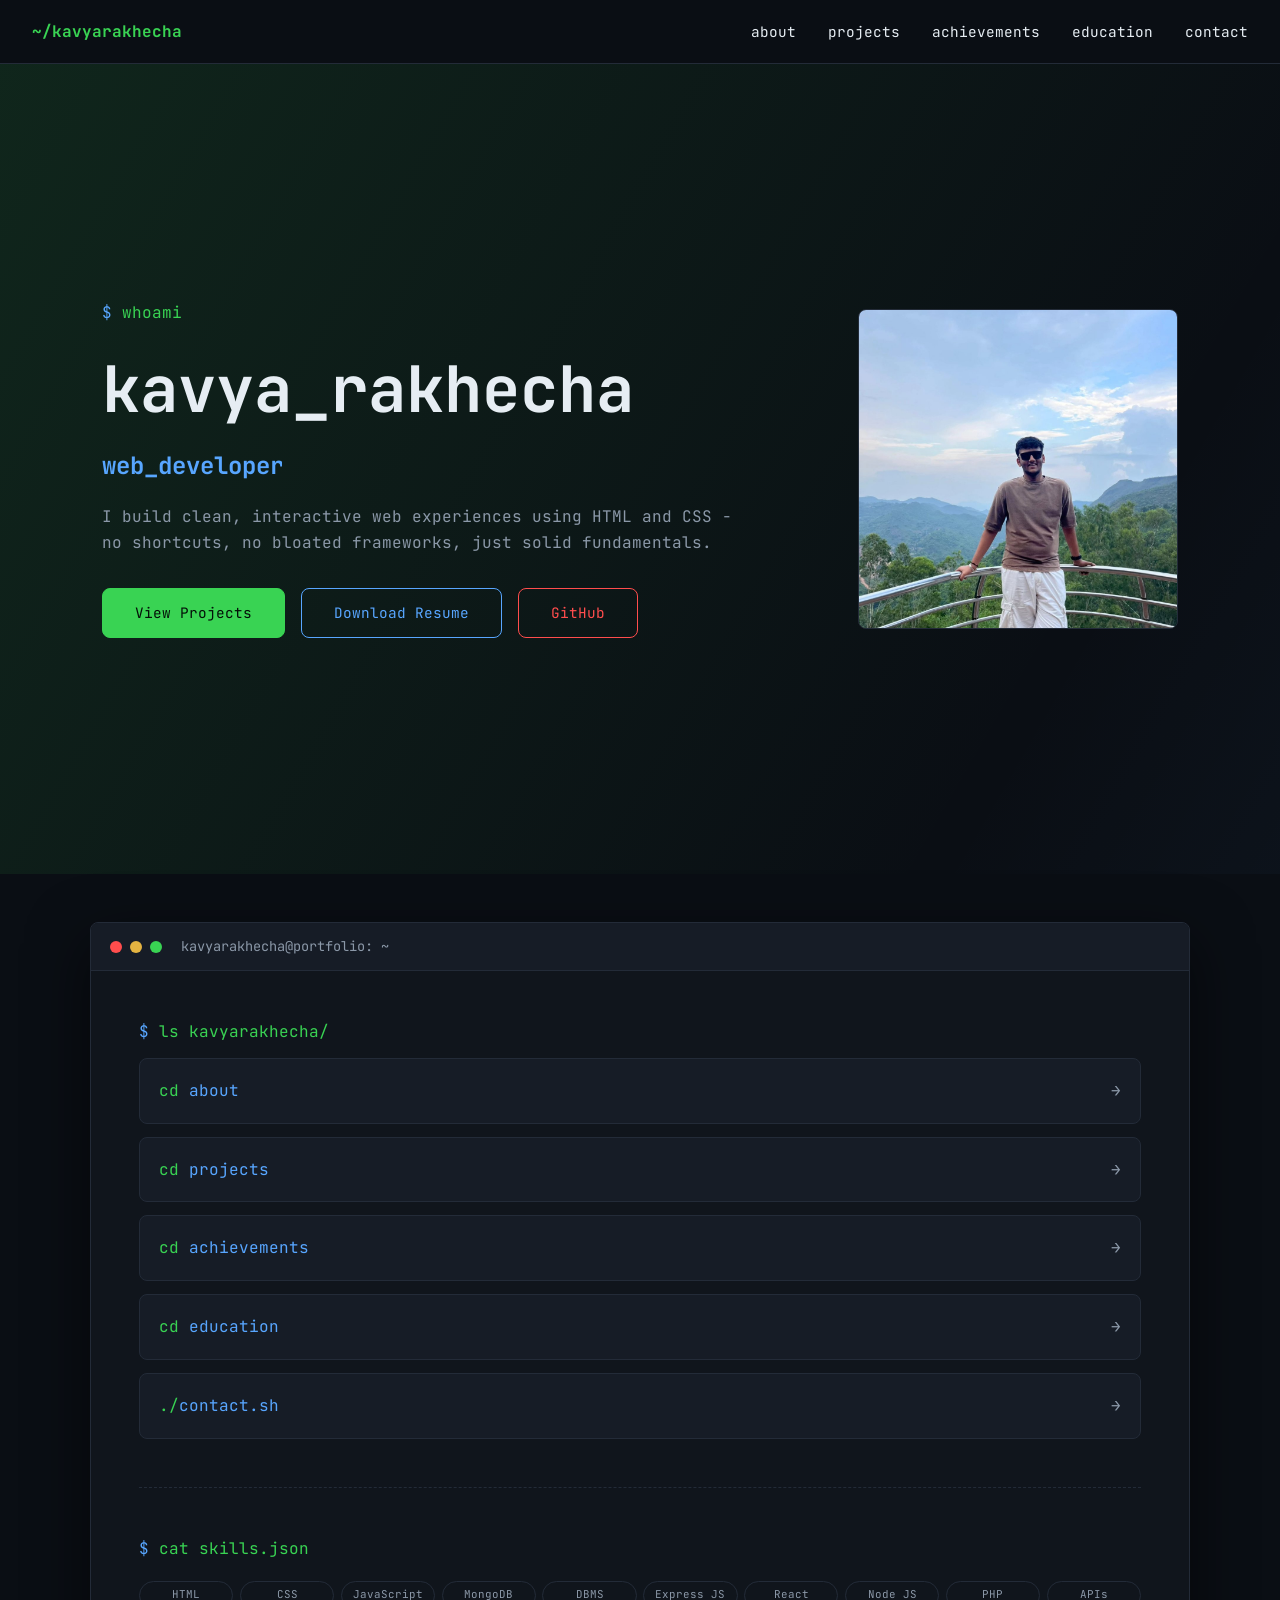
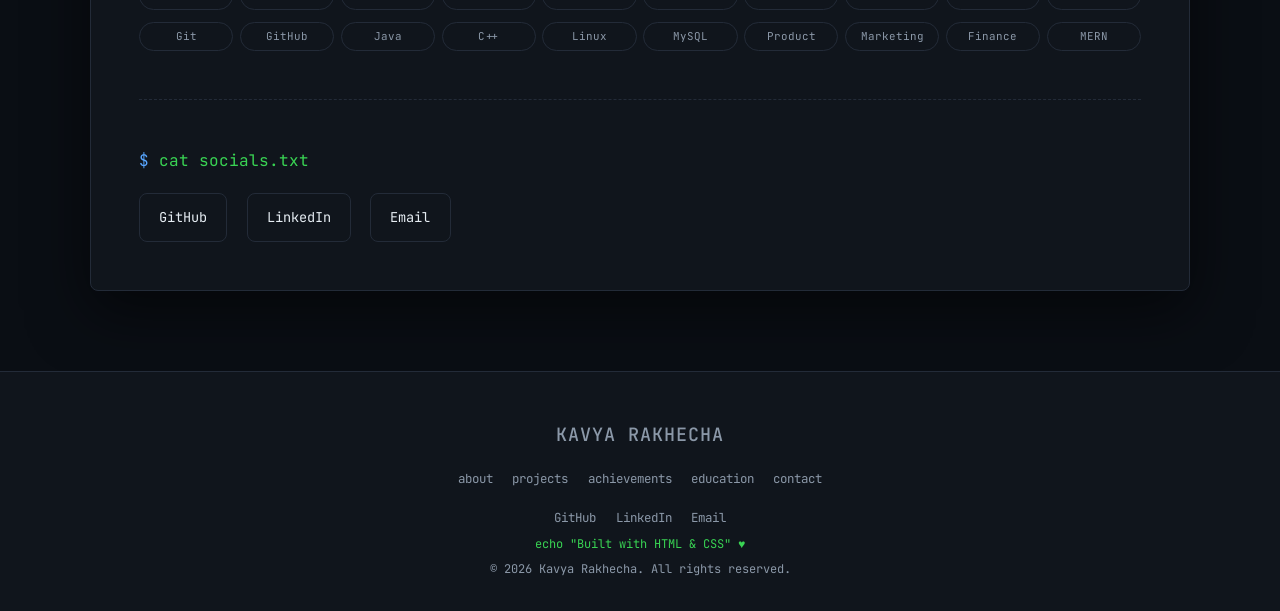
<file: index.html>
<!DOCTYPE html>
<html lang="en">
<head>
  <meta charset="UTF-8">
  <meta name="viewport" content="width=device-width, initial-scale=1.0">
  <title>Web Developer - Kavya Rakhecha</title>
  <link rel="preconnect" href="https://fonts.googleapis.com">
  <link href="https://fonts.googleapis.com/css2?family=JetBrains+Mono:wght@400;500;700&display=swap" rel="stylesheet">
  <link rel="stylesheet" href="style.css">
</head>
<body>

  <nav class="navbar">
    <a href="index.html" class="logo">~/kavyarakhecha</a>

    <input type="checkbox" id="menu-check">
    <label for="menu-check" class="hamburger">
      <span></span><span></span><span></span>
    </label>

    <ul class="nav-links">
      <li><a href="about.html">about</a></li>
      <li><a href="projects.html">projects</a></li>
      <li><a href="achievements.html">achievements</a></li>
      <li><a href="education.html">education</a></li>
      <li><a href="contact.html">contact</a></li>
    </ul>
  </nav>

  <header class="hero">
    <div class="hero-text">
      <p class="prompt">whoami</p>
      <h1><span class="typewriter" style="--chars: 14;">kavya_rakhecha</span></h1>
      <h2 class="role"><span class="typewriter" style="--chars: 13;">web_developer</span></h2>
      <p class="intro">
        I build clean, interactive web experiences using HTML and CSS -
        no shortcuts, no bloated frameworks, just solid fundamentals.
      </p>
      <div class="buttons">
        <a href="projects.html" class="btn btn-green">View Projects</a>
        <a href="https://canva.link/d3o2ke7mjwnvb3v" download class="btn btn-blue">Download Resume</a>
        <a href="https://github.com/KAVYA-RAKHECHA" target="_blank" class="btn btn-red">GitHub</a>
      </div>
    </div>

    <div class="photo-box">
      <img src="images/profile.jpeg" alt="Kavya Rakhecha">
    </div>
  </header>

  <main class="terminal">
    <div class="titlebar">
      <div class="dots"><span></span><span></span><span></span></div>
      <span class="path">kavyarakhecha@portfolio: ~</span>
    </div>

    <div class="body">

      <section>
        <p class="prompt">ls kavyarakhecha/</p>
        <ul class="command-list">
          <li><a href="about.html"><span>cd <b>about</b></span><span class="arrow">&rarr;</span></a></li>
          <li><a href="projects.html"><span>cd <b>projects</b></span><span class="arrow">&rarr;</span></a></li>
          <li><a href="achievements.html"><span>cd <b>achievements</b></span><span class="arrow">&rarr;</span></a></li>
          <li><a href="education.html"><span>cd <b>education</b></span><span class="arrow">&rarr;</span></a></li>
          <li><a href="contact.html"><span>./<b>contact.sh</b></span><span class="arrow">&rarr;</span></a></li>
        </ul>
      </section>

      <section>
        <p class="prompt">cat skills.json</p>
        <ul class="skills">
          <li>HTML</li>
          <li>CSS</li>
          <li>JavaScript</li>
          <li>MongoDB</li>
          <li>DBMS</li>
          <li>Express JS</li>
          <li>React</li>
          <li>Node JS</li>
          <li>PHP</li>
          <li>APIs</li>
          <li>Git</li>
          <li>GitHub</li>
          <li>Java</li>
          <li>C++</li>
          <li>Linux</li>
          <li>MySQL</li>
          <li>Product</li>
          <li>Marketing</li>
          <li>Finance</li>
          <li>MERN</li>
        </ul>
      </section>

      <section>
        <p class="prompt">cat socials.txt</p>
        <ul class="socials">
          <li><a href="https://github.com/KAVYA-RAKHECHA" target="_blank">GitHub</a></li>
          <li><a href="https://www.linkedin.com/in/kavya-rakhecha/" target="_blank">LinkedIn</a></li>
          <li><a href="mailto:kavyarakhecha@gmail.com">Email</a></li>
        </ul>
      </section>

    </div>
  </main>

  <footer>
    <h3>KAVYA RAKHECHA</h3>
    <ul class="footer-links">
      <li><a href="about.html">about</a></li>
      <li><a href="projects.html">projects</a></li>
      <li><a href="achievements.html">achievements</a></li>
      <li><a href="education.html">education</a></li>
      <li><a href="contact.html">contact</a></li>
    </ul>
    <ul class="footer-links">
      <li><a href="https://github.com/KAVYA-RAKHECHA" target="_blank">GitHub</a></li>
      <li><a href="https://www.linkedin.com/in/kavya-rakhecha/" target="_blank">LinkedIn</a></li>
      <li><a href="mailto:kavyarakhecha@gmail.com">Email</a></li>
    </ul>
    <p class="green">echo "Built with HTML &amp; CSS" &hearts;</p>
    <p>&copy; 2026 Kavya Rakhecha. All rights reserved.</p>
  </footer>

</body>
</html>
</file>
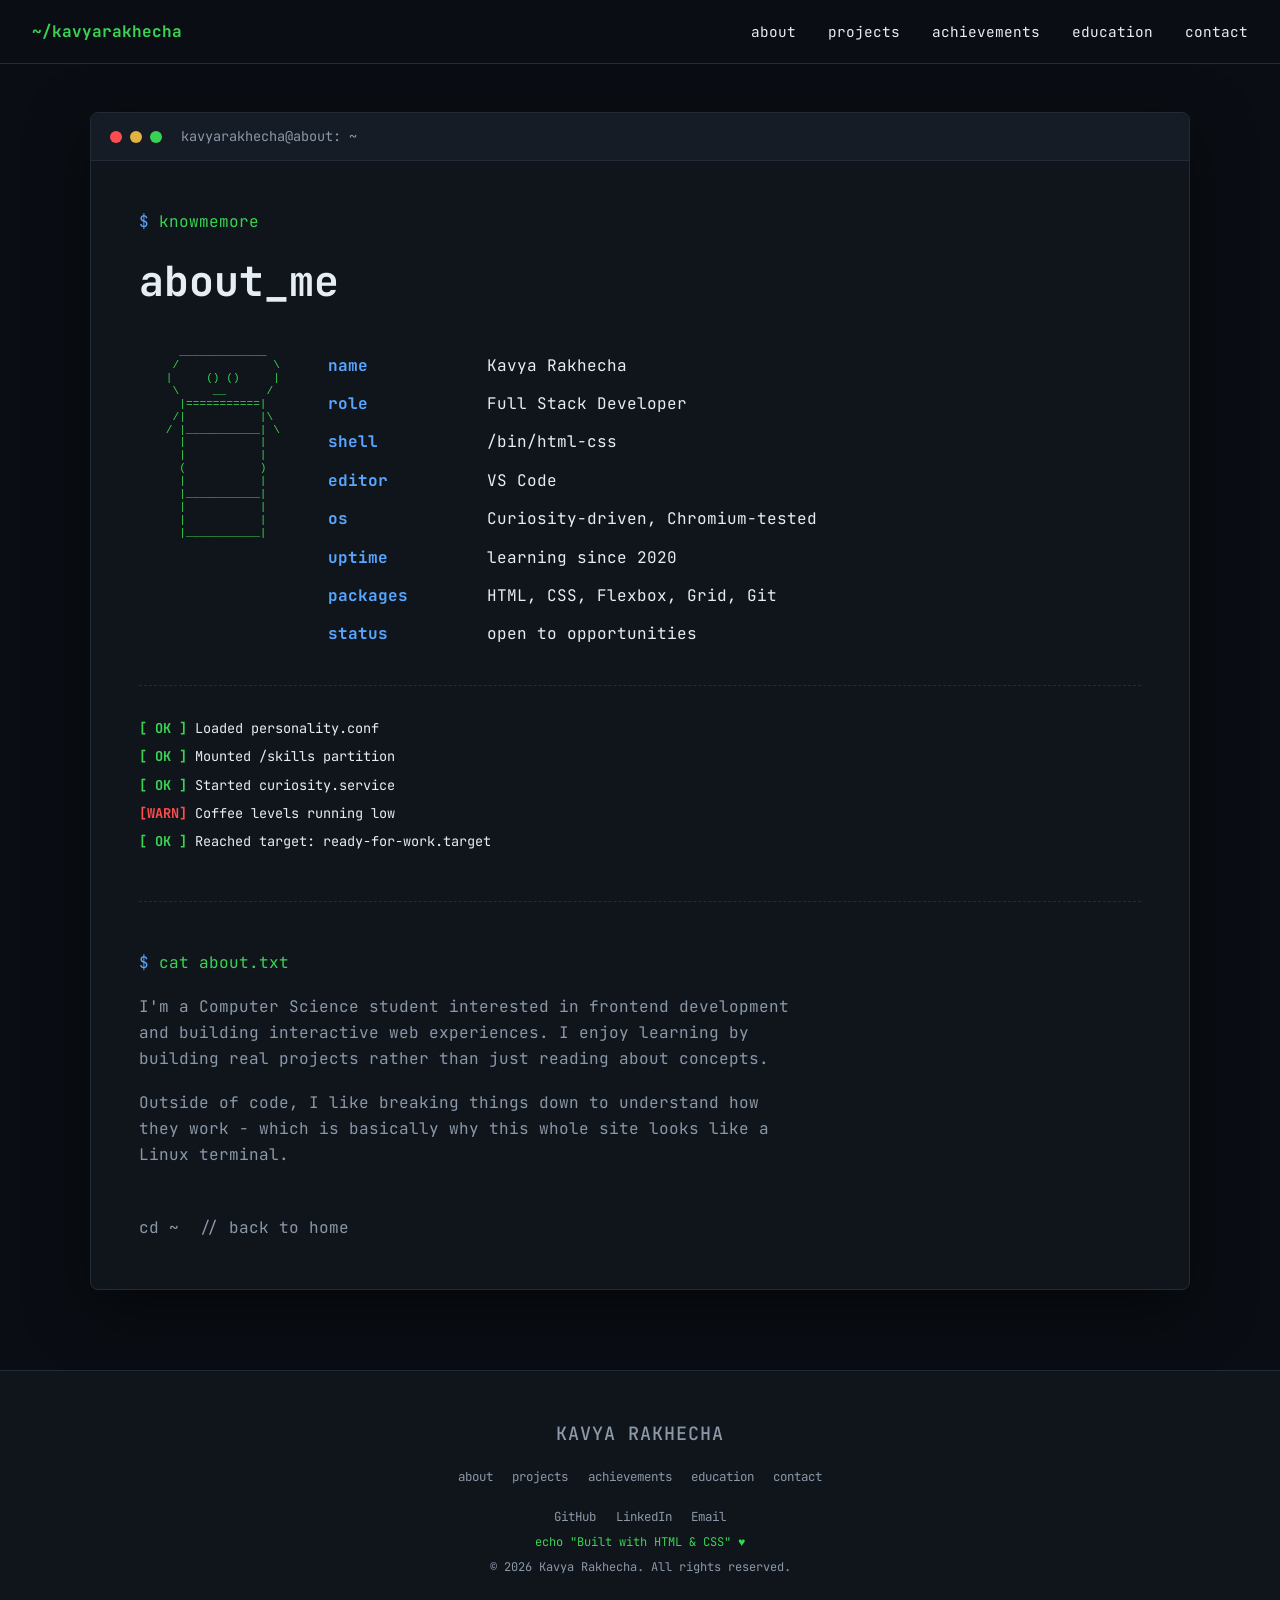
<file: about.html>
<!DOCTYPE html>
<html lang="en">
<head>
  <meta charset="UTF-8">
  <meta name="viewport" content="width=device-width, initial-scale=1.0">
  <title>About - Kavya Rakhecha</title>
  <link rel="preconnect" href="https://fonts.googleapis.com">
  <link href="https://fonts.googleapis.com/css2?family=JetBrains+Mono:wght@400;500;700&display=swap" rel="stylesheet">
  <link rel="stylesheet" href="style.css">
</head>
<body>
  <nav class="navbar">
    <a href="index.html" class="logo">~/kavyarakhecha</a>

    <input type="checkbox" id="menu-check">
    <label for="menu-check" class="hamburger">
      <span></span><span></span><span></span>
    </label>

    <ul class="nav-links">
      <li><a href="about.html">about</a></li>
      <li><a href="projects.html">projects</a></li>
      <li><a href="achievements.html">achievements</a></li>
      <li><a href="education.html">education</a></li>
      <li><a href="contact.html">contact</a></li>
    </ul>
  </nav>

  <main class="terminal">
    <div class="titlebar">
      <div class="dots"><span></span><span></span><span></span></div>
      <span class="path">kavyarakhecha@about: ~</span>
    </div>
    <div class="body">
      <p class="prompt">knowmemore</p>
      <h1 class="page-heading"><span class="typewriter" style="--chars: 8;">about_me</span></h1>

      <div class="neofetch">
        <pre class="ascii">
      _____________
     /              \
    |     () ()     |
     \     __      /
      |===========|
     /|           |\
    / |___________| \
      |           |
      |           |
      (           )
      |           |
      |___________|
      |           |
      |           |
      |___________|
        </pre>

        <table class="info-table">
          <tr><th>name</th><td>Kavya Rakhecha</td></tr>
          <tr><th>role</th><td>Full Stack Developer</td></tr>
          <tr><th>shell</th><td>/bin/html-css</td></tr>
          <tr><th>editor</th><td>VS Code</td></tr>
          <tr><th>os</th><td>Curiosity-driven, Chromium-tested</td></tr>
          <tr><th>uptime</th><td>learning since 2020</td></tr>
          <tr><th>packages</th><td>HTML, CSS, Flexbox, Grid, Git</td></tr>
          <tr><th>status</th><td>open to opportunities</td></tr>
        </table>
      </div>

      <ul class="boot-log">
        <li><span class="ok">[ OK ]</span> Loaded personality.conf</li>
        <li><span class="ok">[ OK ]</span> Mounted /skills partition</li>
        <li><span class="ok">[ OK ]</span> Started curiosity.service</li>
        <li><span class="warn">[WARN]</span> Coffee levels running low</li>
        <li><span class="ok">[ OK ]</span> Reached target: ready-for-work.target</li>
      </ul>

      <section class="bio">
        <p class="prompt">cat about.txt</p>
        <p>
          I'm a Computer Science student interested in frontend development
          and building interactive web experiences. I enjoy learning by
          building real projects rather than just reading about concepts.
        </p>
        <p>
          Outside of code, I like breaking things down to understand how
          they work - which is basically why this whole site looks like
          a Linux terminal.
        </p>
      </section>

      <a href="index.html" class="back">cd ~ &nbsp;// back to home</a>
    </div>
  </main>

  <footer>
    <h3>KAVYA RAKHECHA</h3>
    <ul class="footer-links">
      <li><a href="about.html">about</a></li>
      <li><a href="projects.html">projects</a></li>
      <li><a href="achievements.html">achievements</a></li>
      <li><a href="education.html">education</a></li>
      <li><a href="contact.html">contact</a></li>
    </ul>
    <ul class="footer-links">
      <li><a href="https://github.com/KAVYA-RAKHECHA" target="_blank">GitHub</a></li>
      <li><a href="https://www.linkedin.com/in/kavya-rakhecha/" target="_blank">LinkedIn</a></li>
      <li><a href="mailto:kavyarakhecha@gmail.com">Email</a></li>
    </ul>
    <p class="green">echo "Built with HTML &amp; CSS" &hearts;</p>
    <p>&copy; 2026 Kavya Rakhecha. All rights reserved.</p>
  </footer>

</body>
</html>
</file>
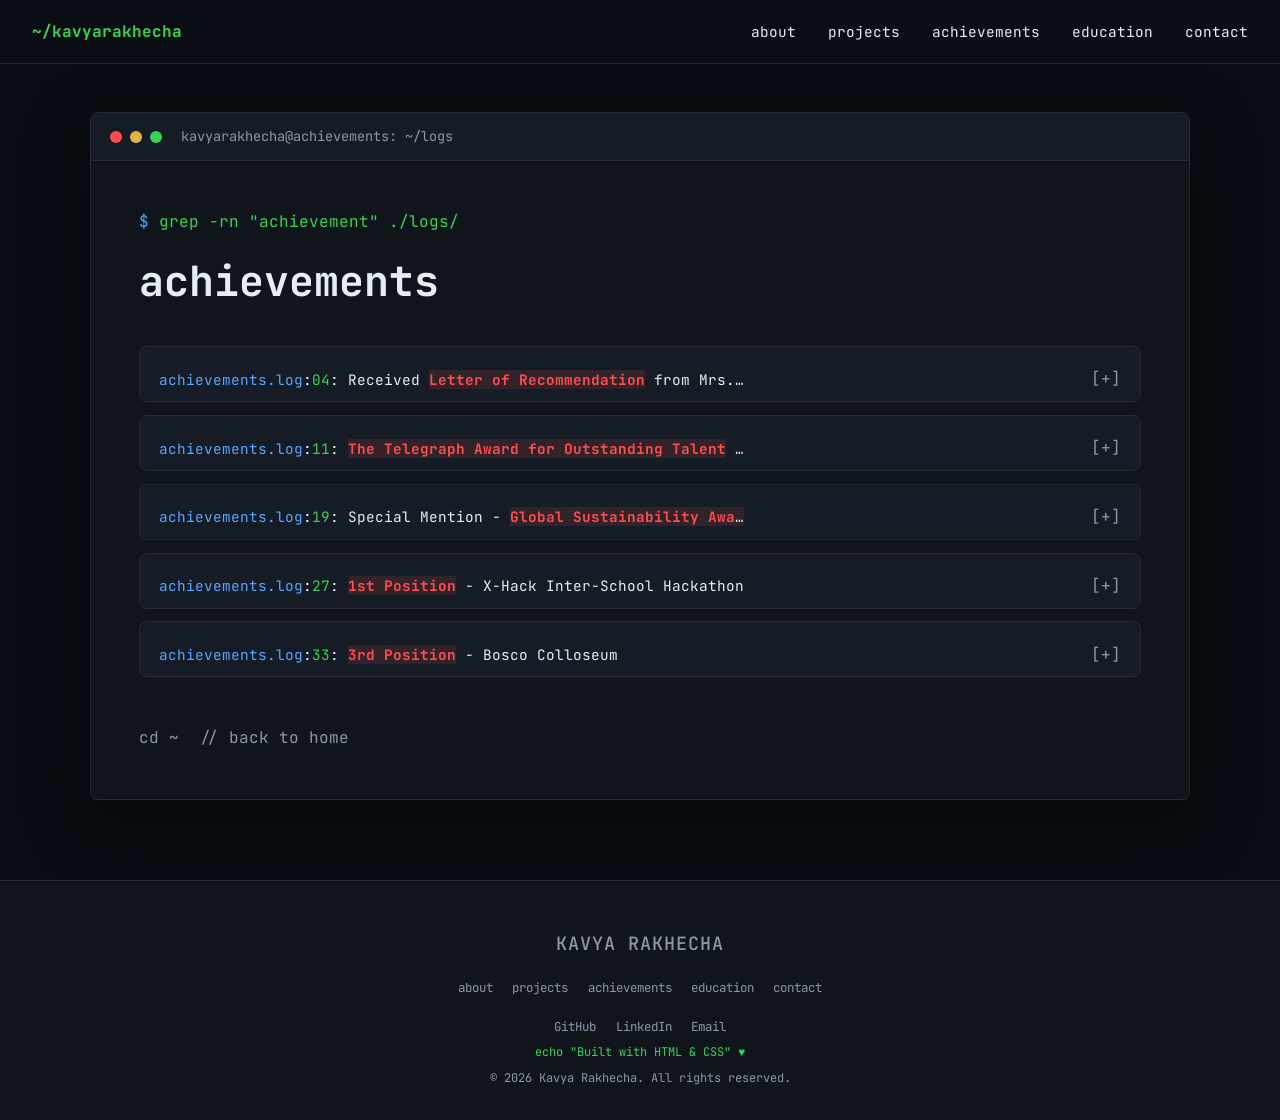
<file: achievements.html>
<!DOCTYPE html>
<html lang="en">
<head>
  <meta charset="UTF-8">
  <meta name="viewport" content="width=device-width, initial-scale=1.0">
  <title>Achievements - Kavya Rakhecha</title>
  <link rel="preconnect" href="https://fonts.googleapis.com">
  <link href="https://fonts.googleapis.com/css2?family=JetBrains+Mono:wght@400;500;700&display=swap" rel="stylesheet">
  <link rel="stylesheet" href="style.css">
</head>
<body>

  <nav class="navbar">
    <a href="index.html" class="logo">~/kavyarakhecha</a>

    <input type="checkbox" id="menu-check">
    <label for="menu-check" class="hamburger">
      <span></span><span></span><span></span>
    </label>

    <ul class="nav-links">
      <li><a href="about.html">about</a></li>
      <li><a href="projects.html">projects</a></li>
      <li><a href="achievements.html">achievements</a></li>
      <li><a href="education.html">education</a></li>
      <li><a href="contact.html">contact</a></li>
    </ul>
  </nav>

  <main class="terminal">
    <div class="titlebar">
      <div class="dots"><span></span><span></span><span></span></div>
      <span class="path">kavyarakhecha@achievements: ~/logs</span>
    </div>
    <div class="body">
      <p class="prompt">grep -rn "achievement" ./logs/</p>
      <h1 class="page-heading"><span class="typewriter" style="--chars: 12;">achievements</span></h1>

      <ul class="achievements">

              <li class="achievement">
          <div class="ach-head">
            <p class="grep-line">
              <span class="blue">achievements.log</span>:<span class="green">04</span>: Received <mark>Letter of Recommendation</mark> from Mrs. Gargi Banerjee, Principal, Sri Sri Academy, Kolkata
            </p>
            <span class="plus">[+]</span>
          </div>

          <div class="ach-details">
            <p>Received a Letter of Recommendation from the Principal of Sri Sri Academy, Kolkata in recognition of academic, leadership, innovation, and extracurricular contributions.</p>
            <small>Sri Sri Academy, Kolkata</small>
          </div>
        </li>


        <li class="achievement">
          <div class="ach-head">
            <p class="grep-line">
              <span class="blue">achievements.log</span>:<span class="green">11</span>: <mark>The Telegraph Award for Outstanding Talent</mark> in Innovation &amp; Technology
            </p>
            <span class="plus">[+]</span>
          </div>

          <div class="ach-details">
            <p>Recognized by The Telegraph for outstanding talent and contribution in the field of innovation and technology.</p>
            <small>The Telegraph</small>
          </div>
        </li>


        <li class="achievement">
          <div class="ach-head">
            <p class="grep-line">
              <span class="blue">achievements.log</span>:<span class="green">19</span>: Special Mention - <mark>Global Sustainability Award</mark>, Delhi for SolarSweep (SDG-9)
            </p>
            <span class="plus">[+]</span>
          </div>

          <div class="ach-details">
            <p>Received a Special Mention at the Global Sustainability Award in Delhi for SolarSweep, a technology project aligned with Sustainable Development Goal 9.</p>
            <small>Global Sustainability Award, Delhi</small>
          </div>
        </li>


        <li class="achievement">
          <div class="ach-head">
            <p class="grep-line">
              <span class="blue">achievements.log</span>:<span class="green">27</span>: <mark>1st Position</mark> - X-Hack Inter-School Hackathon
            </p>
            <span class="plus">[+]</span>
          </div>

          <div class="ach-details">
            <p>Secured first position at X-Hack, an inter-school hackathon across Kolkata hosted by St. Xavier’s Collegiate School, Kolkata.</p>
            <small>St. Xavier’s Collegiate School, Kolkata</small>
          </div>
        </li>


        <li class="achievement">
          <div class="ach-head">
            <p class="grep-line">
              <span class="blue">achievements.log</span>:<span class="green">33</span>: <mark>3rd Position</mark> - Bosco Colloseum
            </p>
            <span class="plus">[+]</span>
          </div>

          <div class="ach-details">
            <p>Secured third position at Bosco Colloseum, a competitive inter-school event hosted by Don Bosco School, Park Circus, Kolkata.</p>
            <small>Don Bosco School, Park Circus, Kolkata</small>
          </div>
        </li>
        </ul>

      <a href="index.html" class="back">cd ~ &nbsp;// back to home</a>
    </div>
  </main>

  <footer>
    <h3>KAVYA RAKHECHA</h3>
    <ul class="footer-links">
      <li><a href="about.html">about</a></li>
      <li><a href="projects.html">projects</a></li>
      <li><a href="achievements.html">achievements</a></li>
      <li><a href="education.html">education</a></li>
      <li><a href="contact.html">contact</a></li>
    </ul>
    <ul class="footer-links">
      <li><a href="https://github.com/KAVYA-RAKHECHA" target="_blank">GitHub</a></li>
      <li><a href="https://www.linkedin.com/in/kavya-rakhecha/" target="_blank">LinkedIn</a></li>
      <li><a href="mailto:kavyarakhecha@gmail.com">Email</a></li>
    </ul>
    <p class="green">echo "Built with HTML &amp; CSS" &hearts;</p>
    <p>&copy; 2026 Kavya Rakhecha. All rights reserved.</p>
  </footer>

</body>
</html>
</file>
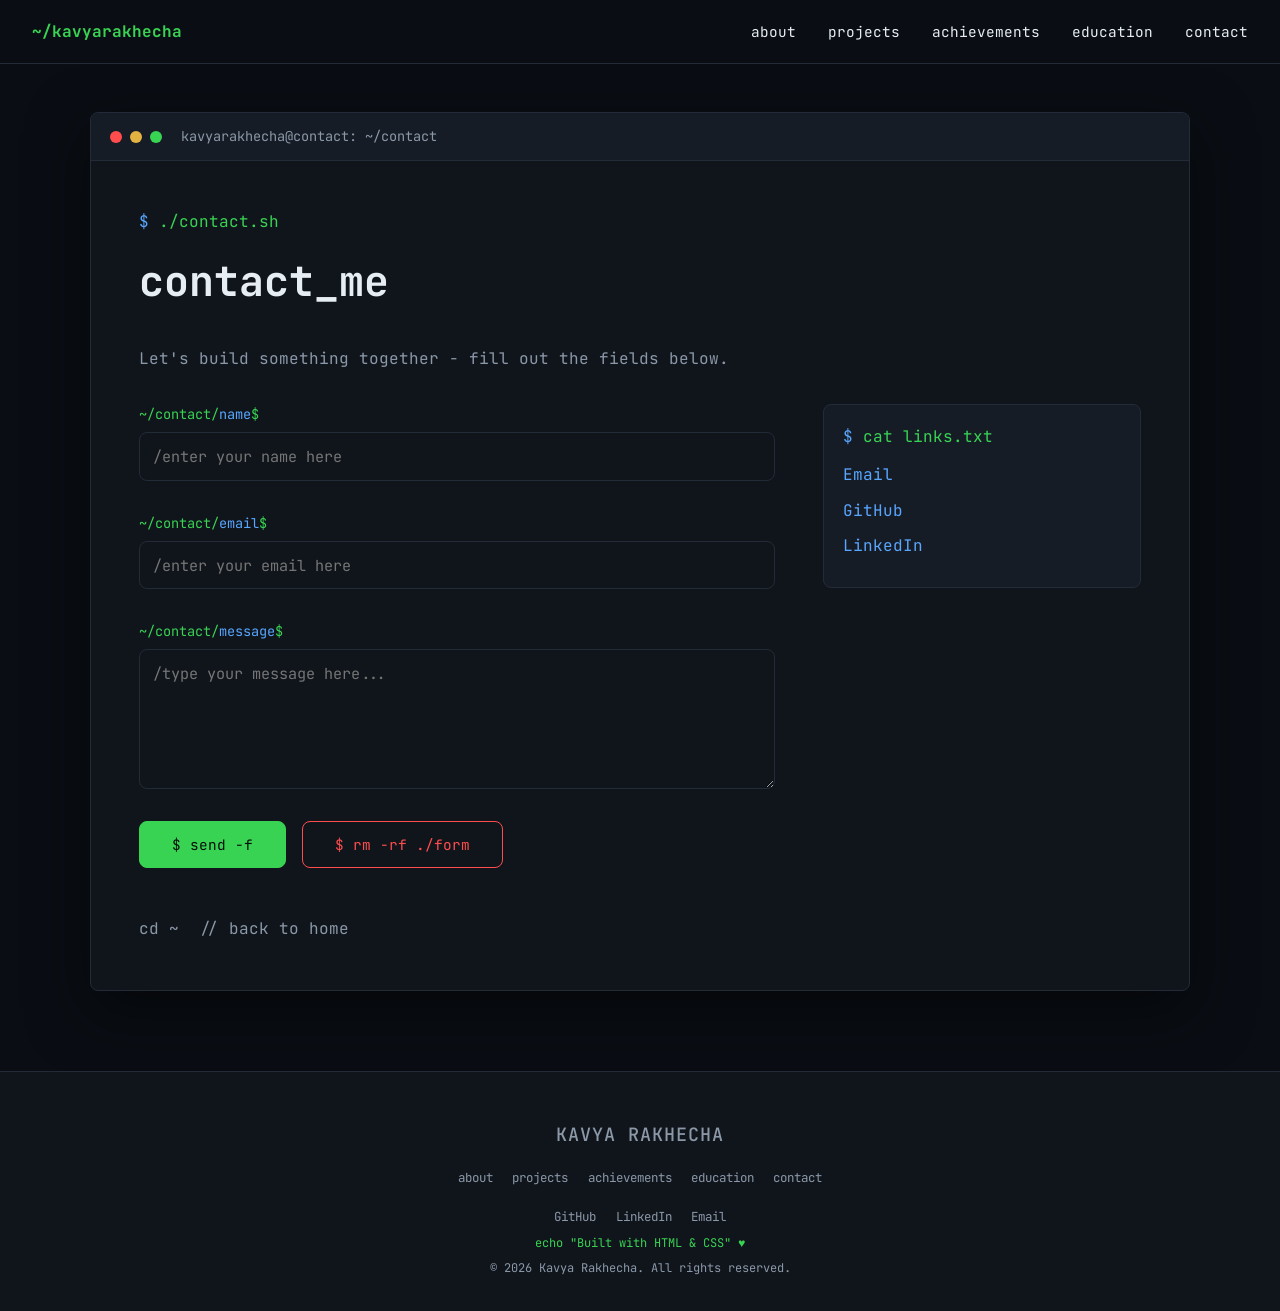
<file: contact.html>
<!DOCTYPE html>
<html lang="en">
<head>
  <meta charset="UTF-8">
  <meta name="viewport" content="width=device-width, initial-scale=1.0">
  <title>Contact - Kavya Rakhecha</title>
  <link rel="preconnect" href="https://fonts.googleapis.com">
  <link href="https://fonts.googleapis.com/css2?family=JetBrains+Mono:wght@400;500;700&display=swap" rel="stylesheet">
  <link rel="stylesheet" href="style.css">
</head>
<body>


  <nav class="navbar">
    <a href="index.html" class="logo">~/kavyarakhecha</a>


    <input type="checkbox" id="menu-check">
    <label for="menu-check" class="hamburger">
      <span></span><span></span><span></span>
    </label>

    <ul class="nav-links">
      <li><a href="about.html">about</a></li>
      <li><a href="projects.html">projects</a></li>
      <li><a href="achievements.html">achievements</a></li>
      <li><a href="education.html">education</a></li>
      <li><a href="contact.html">contact</a></li>
    </ul>
  </nav>

  <main class="terminal">
    <div class="titlebar">
      <div class="dots"><span></span><span></span><span></span></div>
      <span class="path">kavyarakhecha@contact: ~/contact</span>
    </div>
    <div class="body">
      <p class="prompt">./contact.sh</p>
      <h1 class="page-heading"><span class="typewriter" style="--chars: 10;">contact_me</span></h1>
      <p>Let's build something together - fill out the fields below.</p>

      <div class="contact-layout">
        <form action="mailto:you@example.com" method="post" enctype="text/plain">
          <label for="name">~/contact/<b>name</b>$</label>
          <input type="text" id="name" name="name" placeholder="/enter your name here" required>

          <label for="email">~/contact/<b>email</b>$</label>
          <input type="email" id="email" name="email" placeholder="/enter your email here" required>

          <label for="message">~/contact/<b>message</b>$</label>
          <textarea id="message" name="message" placeholder="/type your message here..." required></textarea>

          <div class="buttons">
            <button type="submit" class="btn btn-green">$ send -f</button>
            <button type="reset" class="btn btn-red">$ rm -rf ./form</button>
          </div>
        </form>

        <div class="other-ways">
          <p class="prompt">cat links.txt</p>
          <ul>
            <li><a href="mailto:kavyarakhecha@gmail.com">Email</a></li>
            <li><a href="https://github.com/KAVYA-RAKHECHA" target="_blank">GitHub</a></li>
            <li><a href="https://www.linkedin.com/in/kavya-rakhecha/" target="_blank">LinkedIn</a></li>
          </ul>
        </div>

      </div>

      <a href="index.html" class="back">cd ~ &nbsp;// back to home</a>
    </div>
  </main>
  <footer>
    <h3>KAVYA RAKHECHA</h3>
    <ul class="footer-links">
      <li><a href="about.html">about</a></li>
      <li><a href="projects.html">projects</a></li>
      <li><a href="achievements.html">achievements</a></li>
      <li><a href="education.html">education</a></li>
      <li><a href="contact.html">contact</a></li>
    </ul>
    <ul class="footer-links">
      <li><a href="https://github.com/KAVYA-RAKHECHA" target="_blank">GitHub</a></li>
      <li><a href="https://www.linkedin.com/in/kavya-rakhecha/" target="_blank">LinkedIn</a></li>
      <li><a href="mailto:kavyarakhecha@gmail.com">Email</a></li>
    </ul>
    <p class="green">echo "Built with HTML &amp; CSS" &hearts;</p>
    <p>&copy; 2026 Kavya Rakhecha. All rights reserved.</p>
  </footer>

</body>
</html>
</file>
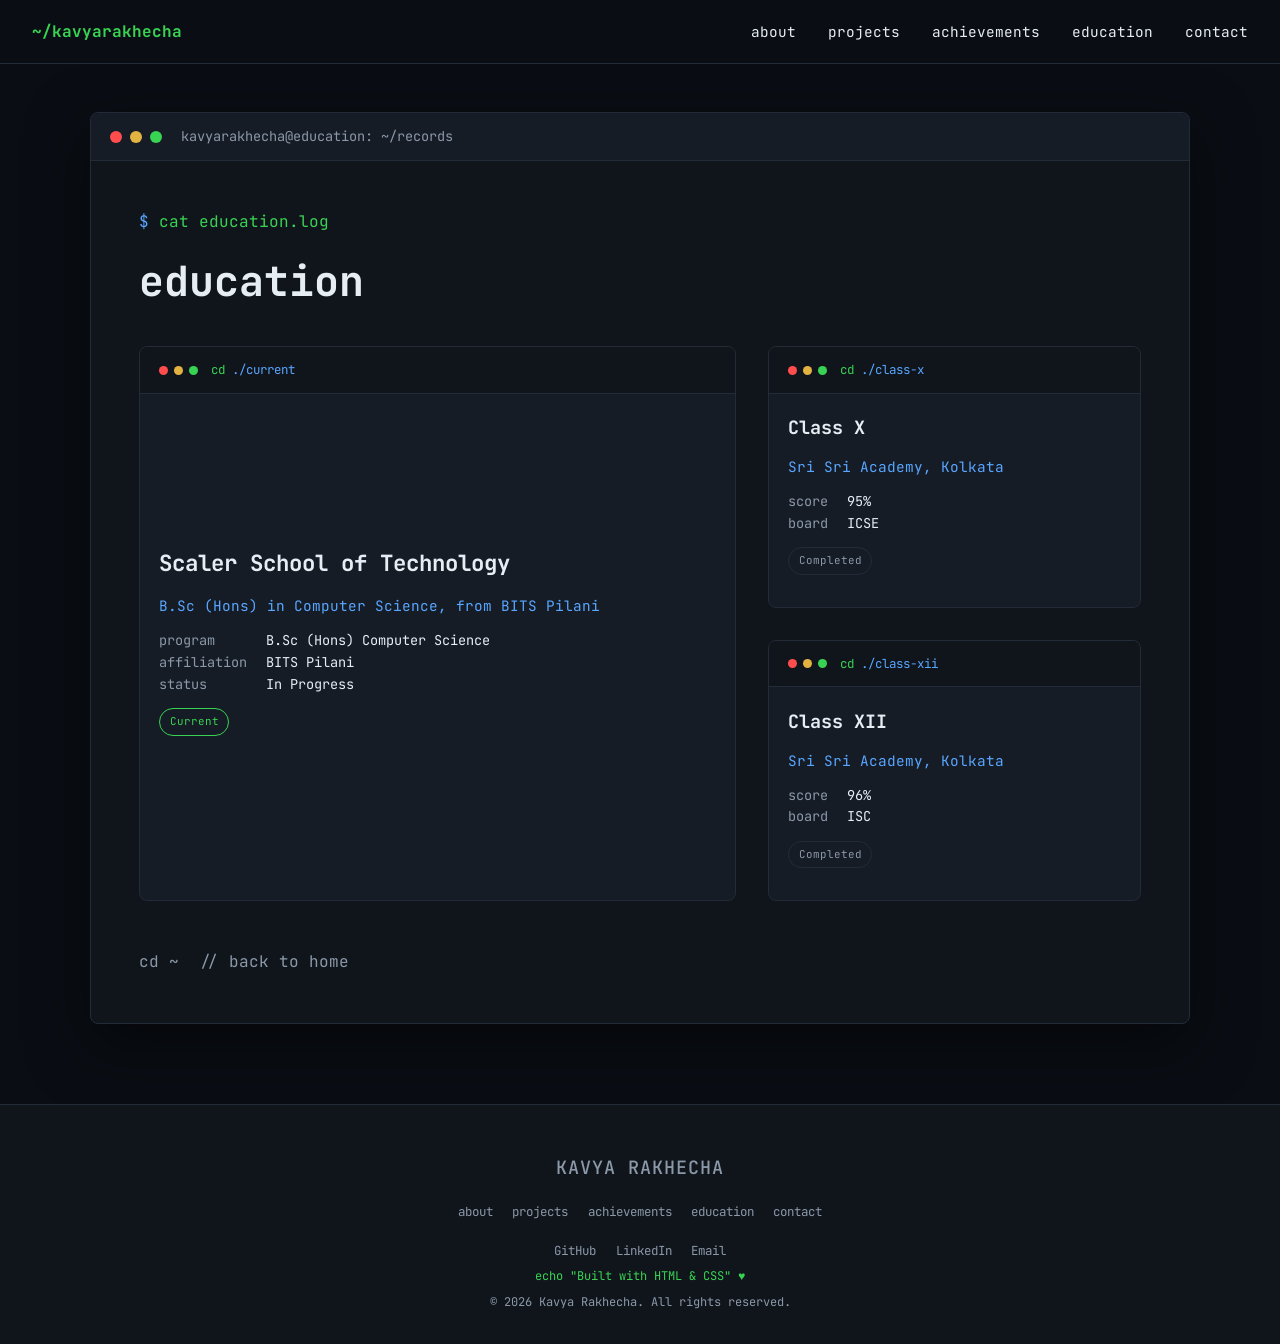
<file: education.html>
<!DOCTYPE html>
<html lang="en">
<head>
  <meta charset="UTF-8">
  <meta name="viewport" content="width=device-width, initial-scale=1.0">
  <title>Education - Kavya Rakhecha</title>
  <link rel="preconnect" href="https://fonts.googleapis.com">
  <link href="https://fonts.googleapis.com/css2?family=JetBrains+Mono:wght@400;500;700&display=swap" rel="stylesheet">
  <link rel="stylesheet" href="style.css">
</head>
<body>

  <nav class="navbar">
    <a href="index.html" class="logo">~/kavyarakhecha</a>

    <input type="checkbox" id="menu-check">
    <label for="menu-check" class="hamburger">
      <span></span><span></span><span></span>
    </label>

    <ul class="nav-links">
      <li><a href="about.html">about</a></li>
      <li><a href="projects.html">projects</a></li>
      <li><a href="achievements.html">achievements</a></li>
      <li><a href="education.html">education</a></li>
      <li><a href="contact.html">contact</a></li>
    </ul>
  </nav>

  <main class="terminal">
    <div class="titlebar">
      <div class="dots"><span></span><span></span><span></span></div>
      <span class="path">kavyarakhecha@education: ~/records</span>
    </div>
    <div class="body">
      <p class="prompt">cat education.log</p>
      <h1 class="page-heading"><span class="typewriter" style="--chars: 9;">education</span></h1>

      <div class="education-grid">

        <article class="card current">
          <div class="card-bar">
            <div class="dots"><span></span><span></span><span></span></div>
            <span class="card-path">cd <b>./current</b></span>
          </div>
          <div class="card-body edu-body">
            <h3>Scaler School of Technology</h3>
            <p class="blue">B.Sc (Hons) in Computer Science, from BITS Pilani</p>
            <table>
              <tr><th>program</th><td>B.Sc (Hons) Computer Science</td></tr>
              <tr><th>affiliation</th><td>BITS Pilani</td></tr>
              <tr><th>status</th><td>In Progress</td></tr>
            </table>
            <span class="status">Current</span>
          </div>
        </article>

        <article class="card">
          <div class="card-bar">
            <div class="dots"><span></span><span></span><span></span></div>
            <span class="card-path">cd <b>./class-x</b></span>
          </div>
          <div class="card-body edu-body">
            <h3>Class X</h3>
            <p class="blue">Sri Sri Academy, Kolkata</p>
            <table>
              <tr><th>score</th><td>95%</td></tr>
              <tr><th>board</th><td>ICSE</td></tr>
            </table>
            <span class="status past">Completed</span>
          </div>
        </article>

        <article class="card">
          <div class="card-bar">
            <div class="dots"><span></span><span></span><span></span></div>
            <span class="card-path">cd <b>./class-xii</b></span>
          </div>
          <div class="card-body edu-body">
            <h3>Class XII</h3>
            <p class="blue">Sri Sri Academy, Kolkata</p>
            <table>
              <tr><th>score</th><td>96%</td></tr>
              <tr><th>board</th><td>ISC</td></tr>
            </table>
            <span class="status past">Completed</span>
          </div>
        </article>

      </div>

      <a href="index.html" class="back">cd ~ &nbsp;// back to home</a>
    </div>
  </main>

  <footer>
    <h3>KAVYA RAKHECHA</h3>
    <ul class="footer-links">
      <li><a href="about.html">about</a></li>
      <li><a href="projects.html">projects</a></li>
      <li><a href="achievements.html">achievements</a></li>
      <li><a href="education.html">education</a></li>
      <li><a href="contact.html">contact</a></li>
    </ul>
    <ul class="footer-links">
      <li><a href="https://github.com/KAVYA-RAKHECHA" target="_blank">GitHub</a></li>
      <li><a href="https://www.linkedin.com/in/kavya-rakhecha/" target="_blank">LinkedIn</a></li>
      <li><a href="mailto:kavyarakhecha@gmail.com">Email</a></li>
    </ul>
    <p class="green">echo "Built with HTML &amp; CSS" &hearts;</p>
    <p>&copy; 2026 Kavya Rakhecha. All rights reserved.</p>
  </footer>

</body>
</html>
</file>
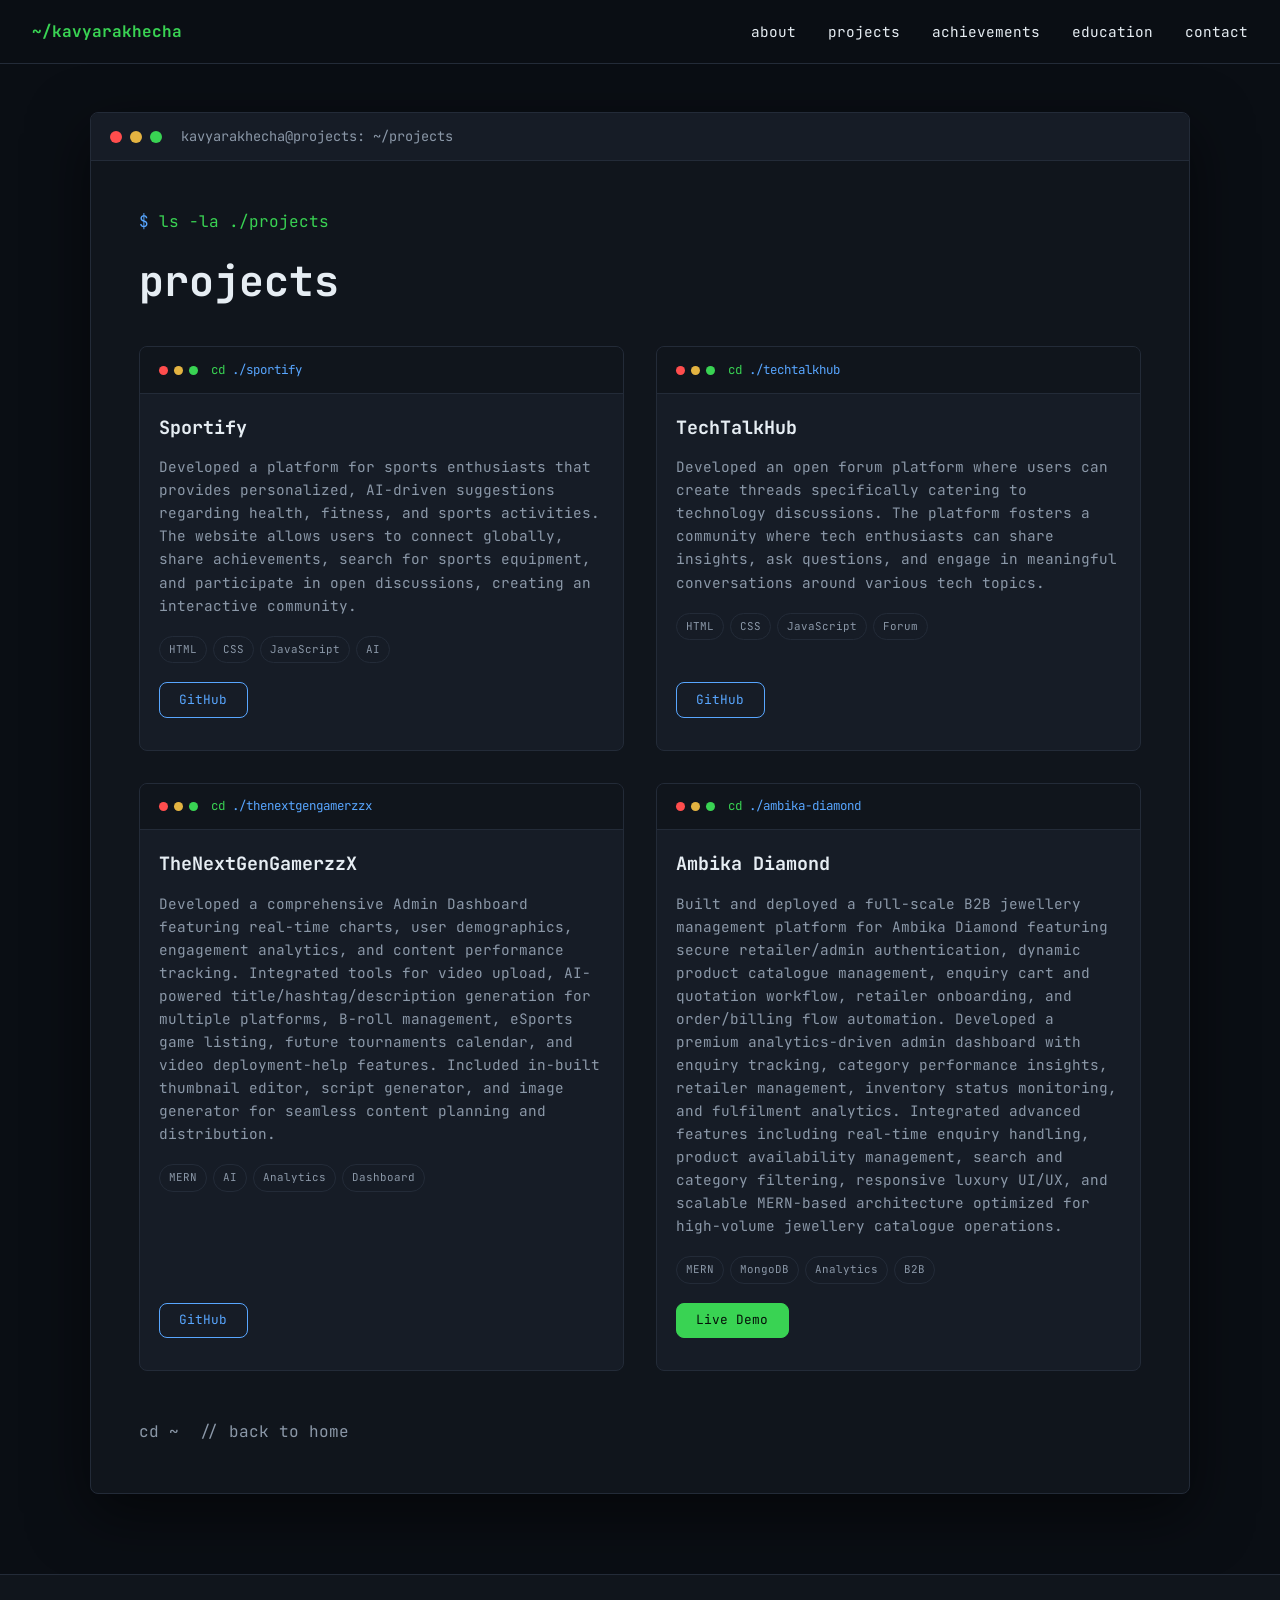
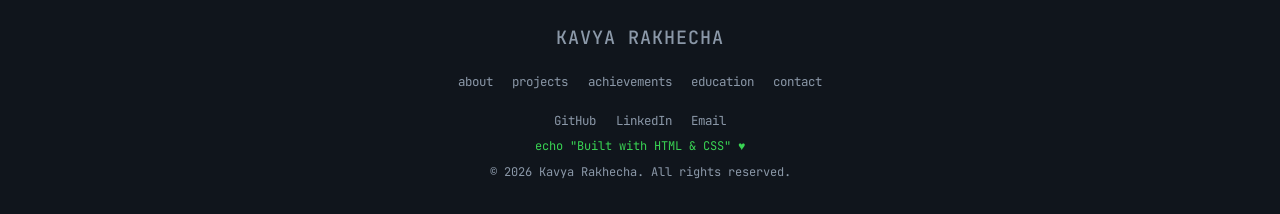
<file: projects.html>
<!DOCTYPE html>
<html lang="en">
<head>
  <meta charset="UTF-8">
  <meta name="viewport" content="width=device-width, initial-scale=1.0">
  <title>Projects - Kavya Rakhecha</title>
  <link rel="preconnect" href="https://fonts.googleapis.com">
  <link href="https://fonts.googleapis.com/css2?family=JetBrains+Mono:wght@400;500;700&display=swap" rel="stylesheet">
  <link rel="stylesheet" href="style.css">
</head>
<body>
  <nav class="navbar">
    <a href="index.html" class="logo">~/kavyarakhecha</a>

    <input type="checkbox" id="menu-check">
    <label for="menu-check" class="hamburger">
      <span></span><span></span><span></span>
    </label>

    <ul class="nav-links">
      <li><a href="about.html">about</a></li>
      <li><a href="projects.html">projects</a></li>
      <li><a href="achievements.html">achievements</a></li>
      <li><a href="education.html">education</a></li>
      <li><a href="contact.html">contact</a></li>
    </ul>
  </nav>

  <main class="terminal">
    <div class="titlebar">
      <div class="dots"><span></span><span></span><span></span></div>
      <span class="path">kavyarakhecha@projects: ~/projects</span>
    </div>
    <div class="body">
      <p class="prompt">ls -la ./projects</p>
      <h1 class="page-heading"><span class="typewriter" style="--chars: 8;">projects</span></h1>

<div class="projects-grid">

  <article class="card">
    <div class="card-bar">
      <div class="dots"><span></span><span></span><span></span></div>
      <span class="card-path">cd <b>./sportify</b></span>
    </div>

    <div class="card-body">
      <h3>Sportify</h3>

      <p>
        Developed a platform for sports enthusiasts that provides personalized,
        AI-driven suggestions regarding health, fitness, and sports activities.
        The website allows users to connect globally, share achievements, search
        for sports equipment, and participate in open discussions, creating an
        interactive community.
      </p>

      <ul class="tags">
        <li>HTML</li>
        <li>CSS</li>
        <li>JavaScript</li>
        <li>AI</li>
      </ul>

      <div class="buttons">
        <a href="https://github.com/KAVYA-RAKHECHA/Sportify" class="btn btn-blue">GitHub</a>
      </div>
    </div>
  </article>


  <article class="card">
    <div class="card-bar">
      <div class="dots"><span></span><span></span><span></span></div>
      <span class="card-path">cd <b>./techtalkhub</b></span>
    </div>

    <div class="card-body">
      <h3>TechTalkHub</h3>

      <p>
        Developed an open forum platform where users can create threads
        specifically catering to technology discussions. The platform fosters
        a community where tech enthusiasts can share insights, ask questions,
        and engage in meaningful conversations around various tech topics.
      </p>

      <ul class="tags">
        <li>HTML</li>
        <li>CSS</li>
        <li>JavaScript</li>
        <li>Forum</li>
      </ul>

      <div class="buttons">
        <a href="https://github.com/KAVYA-RAKHECHA/TechTalkHub" class="btn btn-blue">GitHub</a>
      </div>
    </div>
  </article>


  <article class="card">
    <div class="card-bar">
      <div class="dots"><span></span><span></span><span></span></div>
      <span class="card-path">cd <b>./thenextgengamerzzx</b></span>
    </div>

    <div class="card-body">
      <h3>TheNextGenGamerzzX</h3>

      <p>
        Developed a comprehensive Admin Dashboard featuring real-time charts,
        user demographics, engagement analytics, and content performance
        tracking. Integrated tools for video upload, AI-powered
        title/hashtag/description generation for multiple platforms, B-roll
        management, eSports game listing, future tournaments calendar, and
        video deployment-help features. Included in-built thumbnail editor,
        script generator, and image generator for seamless content planning
        and distribution.
      </p>

      <ul class="tags">
        <li>MERN</li>
        <li>AI</li>
        <li>Analytics</li>
        <li>Dashboard</li>
      </ul>

      <div class="buttons">
        <a href="https://github.com/KAVYA-RAKHECHA/thenextgengamerzzX" class="btn btn-blue">GitHub</a>
      </div>
    </div>
  </article>


  <article class="card">
    <div class="card-bar">
      <div class="dots"><span></span><span></span><span></span></div>
      <span class="card-path">cd <b>./ambika-diamond</b></span>
    </div>

    <div class="card-body">
      <h3>Ambika Diamond</h3>

      <p>
        Built and deployed a full-scale B2B jewellery management platform for
        Ambika Diamond featuring secure retailer/admin authentication, dynamic
        product catalogue management, enquiry cart and quotation workflow,
        retailer onboarding, and order/billing flow automation. Developed a
        premium analytics-driven admin dashboard with enquiry tracking,
        category performance insights, retailer management, inventory status
        monitoring, and fulfilment analytics. Integrated advanced features
        including real-time enquiry handling, product availability management,
        search and category filtering, responsive luxury UI/UX, and scalable
        MERN-based architecture optimized for high-volume jewellery catalogue
        operations.
      </p>

      <ul class="tags">
        <li>MERN</li>
        <li>MongoDB</li>
        <li>Analytics</li>
        <li>B2B</li>
      </ul>

      <div class="buttons">
        <a href="www.ambikadiamond.in/" class="btn btn-green">Live Demo</a>
      </div>
    </div>
  </article>

</div>

      <a href="index.html" class="back">cd ~ &nbsp;// back to home</a>
    </div>
  </main>


  <footer>
    <h3>KAVYA RAKHECHA</h3>
    <ul class="footer-links">
      <li><a href="about.html">about</a></li>
      <li><a href="projects.html">projects</a></li>
      <li><a href="achievements.html">achievements</a></li>
      <li><a href="education.html">education</a></li>
      <li><a href="contact.html">contact</a></li>
    </ul>
    <ul class="footer-links">
      <li><a href="https://github.com/KAVYA-RAKHECHA" target="_blank">GitHub</a></li>
      <li><a href="https://www.linkedin.com/in/kavya-rakhecha/" target="_blank">LinkedIn</a></li>
      <li><a href="mailto:kavyarakhecha@gmail.com">Email</a></li>
    </ul>
    <p class="green">echo "Built with HTML &amp; CSS" &hearts;</p>
    <p>&copy; 2026 Kavya Rakhecha. All rights reserved.</p>
  </footer>

</body>
</html>
</file>
<file: style.css>
:root {
  --bg: #0a0e14;
  --box: #10151c;
  --box2: #161c26;
  --border: #232b38;
  --text: #e6edf3;
  --dim: #8b98a8;
  --green: #39d353;
  --blue: #58a6ff;
  --red: #ff4d4d;
}

* {
  margin: 0;
  padding: 0;
  box-sizing: border-box;
}

html {
  scroll-behavior: smooth;
}

body {
  background: var(--bg);
  color: var(--text);
  font-family: 'JetBrains Mono', 'Courier New', monospace;
  line-height: 1.6;
}

a {
  color: inherit;
  text-decoration: none;
}

ul {
  list-style: none;
}

img {
  max-width: 100%;
  display: block;
}

p {
  color: var(--dim);
  max-width: 65ch;
}

h1 { font-size: 2.6rem; }
h2 { font-size: 1.5rem; }
h3 { font-size: 1.15rem; }

table {
  border-collapse: collapse;
}

th {
  text-align: left;
  color: var(--blue);
  padding-right: 1.2rem;
}

.green { color: var(--green); }
.blue  { color: var(--blue); }

.prompt {
  color: var(--green);
  margin-bottom: 0.8rem;
}

.prompt::before {
  content: "$ ";
  color: var(--blue);
}



.navbar {
  position: sticky;      
  top: 0;
  z-index: 10;
  display: flex;
  justify-content: space-between;
  align-items: center;
  height: 64px;
  padding: 0 2rem;
  background: var(--bg);
  border-bottom: 1px solid var(--border);
}

.logo {
  color: var(--green);
  font-weight: 700;
}

.nav-links {
  display: flex;
  gap: 2rem;
}

.nav-links a {
  font-size: 0.9rem;
  transition: color 0.2s;
}

.nav-links a:hover {
  color: var(--blue);
}

#menu-check,
.hamburger {
  display: none;
}

.hamburger {
  flex-direction: column;
  justify-content: center;
  gap: 5px;
  width: 28px;
  height: 22px;
  cursor: pointer;
}

.hamburger span {
  display: block;
  height: 2px;
  background: var(--text);
  transition: transform 0.3s, opacity 0.3s;
}

#menu-check:checked ~ .hamburger span:nth-child(1) {
  transform: translateY(7px) rotate(45deg);
}
#menu-check:checked ~ .hamburger span:nth-child(2) {
  opacity: 0;
}
#menu-check:checked ~ .hamburger span:nth-child(3) {
  transform: translateY(-7px) rotate(-45deg);
}



.btn {
  display: inline-block;
  padding: 0.8rem 2rem;
  background: transparent;
  color: var(--text);
  border: 1px solid var(--border);
  border-radius: 8px;
  font-family: inherit;
  font-size: 0.9rem;
  cursor: pointer;
  transition: transform 0.2s, background 0.2s, color 0.2s;
}

.btn:hover {
  transform: translateY(-3px);
}

.btn-green {
  background: var(--green);
  border-color: var(--green);
  color: #041008;
}
.btn-green:hover {
  background: transparent;
  color: var(--green);
}

.btn-blue {
  border-color: var(--blue);
  color: var(--blue);
}
.btn-blue:hover {
  background: var(--blue);
  color: #04101f;
}

.btn-red {
  border-color: var(--red);
  color: var(--red);
}
.btn-red:hover {
  background: var(--red);
  color: #1a0505;
}

.buttons {
  display: flex;
  flex-wrap: wrap;
  gap: 1rem;
}

.typewriter {
  display: inline-block;
  overflow: hidden;
  white-space: nowrap;
  vertical-align: bottom;
  width: 0;
  border-right: 2px solid var(--green);
  animation: typing 1.8s steps(var(--chars)) forwards,
             caret 1.8s forwards;
}

@keyframes typing {
  from { width: 0; }
  to   { width: calc(var(--chars) * 1ch); }
}

@keyframes caret {
  to { border-right-color: transparent; }
}

@keyframes fade-in-up {
  from { opacity: 0; transform: translateY(16px); }
  to   { opacity: 1; transform: translateY(0); }
}

@keyframes drift {
  0%   { background-position: 0% 50%; }
  50%  { background-position: 100% 50%; }
  100% { background-position: 0% 50%; }
}

.hero {
  display: flex;
  justify-content: space-between;
  align-items: center;
  gap: 3rem;
  min-height: 90vh;
  padding: 0 8vw;
  overflow: hidden;
  background: linear-gradient(120deg, rgba(57, 211, 83, 0.12), transparent 40%, rgba(88, 166, 255, 0.12) 80%);
  background-size: 200% 200%;
  animation: drift 12s ease infinite;
}

.hero-text {
  flex: 1;
  animation: fade-in-up 0.8s ease both;
}

.hero-text h1 {
  font-size: 4rem;
  margin: 0.8rem 0 0.4rem;
}

.role {
  color: var(--blue);
  margin-bottom: 1.2rem;
}

.intro {
  margin-bottom: 2rem;
}

.photo-box {
  width: 320px;
  height: 320px;
  flex-shrink: 0;
  border: 1px solid var(--border);
  border-radius: 8px;
  overflow: hidden;
}

.photo-box img {
  width: 100%;
  height: 100%;
  object-fit: cover;
  transition: filter 0.7s, transform 0.7s;
}

.photo-box:hover img {
  filter: grayscale(1) contrast(1.15) brightness(0.85);
  transform: scale(1.05);
}


.terminal {
  max-width: 1100px;
  margin: 3rem auto;
  background: var(--box);
  border: 1px solid var(--border);
  border-radius: 8px;
  box-shadow: 0 20px 60px rgba(0, 0, 0, 0.55);
  overflow: hidden;
}

.titlebar {
  display: flex;
  align-items: center;
  gap: 1.2rem;
  padding: 0.8rem 1.2rem;
  background: var(--box2);
  border-bottom: 1px solid var(--border);
}

.path {
  font-size: 0.85rem;
  color: var(--dim);
}

.body {
  padding: 3rem;
}

.dots {
  display: flex;
  gap: 8px;
}

.dots span {
  width: 12px;
  height: 12px;
  border-radius: 50%;
}

.dots span:nth-child(1) { background: var(--red); }
.dots span:nth-child(2) { background: #e3b341; }
.dots span:nth-child(3) { background: var(--green); }

.page-heading {
  margin-bottom: 2rem;
}

.back {
  display: inline-block;
  margin-top: 3rem;
  color: var(--dim);
  transition: color 0.2s;
}

.back:hover {
  color: var(--green);
}

section + section {
  margin-top: 3rem;
  padding-top: 3rem;
  border-top: 1px dashed var(--border);
}

.command-list {
  display: flex;
  flex-direction: column;
  gap: 0.8rem;
}

.command-list a {
  display: flex;
  justify-content: space-between;
  align-items: center;
  padding: 1.2rem;
  border: 1px solid var(--border);
  border-radius: 8px;
  background: var(--box2);
  color: var(--green);
  transition: transform 0.25s, border-color 0.25s;
}

.command-list b {
  font-weight: normal;
  color: var(--blue);
}

.command-list .arrow {
  color: var(--dim);
  transition: transform 0.25s, color 0.25s;
}

.command-list a:hover {
  border-color: var(--green);
  transform: translateX(4px);
}

.command-list a:hover .arrow {
  color: var(--red);
  transform: translateX(4px);
}

.skills {
  display: grid;
  grid-template-columns: repeat(10, 1fr);
  gap: 0.8rem 0.4rem;
  margin-top: 1.2rem;
}

.skills li {
  padding: 0.3rem 0.5rem;
  text-align: center;
  font-size: 0.68rem;
  color: var(--dim);
  border: 1px solid var(--border);
  border-radius: 999px;
  transition: transform 0.2s, border-color 0.2s, color 0.2s;
}

.skills li:hover {
  transform: translateY(-3px);
  border-color: var(--blue);
  color: var(--blue);
}

.socials {
  display: flex;
  flex-wrap: wrap;
  gap: 1.2rem;
  margin-top: 1.2rem;
}

.socials a {
  display: block;
  padding: 0.8rem 1.2rem;
  font-size: 0.85rem;
  border: 1px solid var(--border);
  border-radius: 8px;
  transition: border-color 0.25s, color 0.25s;
}

.socials a:hover {
  border-color: var(--red);
  color: var(--red);
}

.neofetch {
  display: grid;
  grid-template-columns: auto 1fr;
  gap: 3rem;
  padding-bottom: 2rem;
  border-bottom: 1px dashed var(--border);
}

.ascii {
  align-self: start;
  font-size: 0.7rem;
  line-height: 1.15;
  color: var(--green);
}

.info-table th,
.info-table td {
  padding: 0.4rem 0;
  vertical-align: top;
}

.boot-log {
  margin-top: 2rem;
  font-size: 0.85rem;
}

.boot-log li {
  margin-bottom: 0.4rem;
}

.ok   { color: var(--green); font-weight: 700; }
.warn { color: var(--red);   font-weight: 700; }

.bio {
  margin-top: 3rem;
  padding-top: 3rem;
  border-top: 1px dashed var(--border);
}

.bio p + p {
  margin-top: 1.2rem;
}

.card {
  display: grid;
  grid-template-rows: auto 1fr;
  border: 1px solid var(--border);
  border-radius: 8px;
  background: var(--box2);
  overflow: hidden;
  transition: transform 0.25s, border-color 0.25s;
}

.card:hover {
  transform: translateY(-4px);
  border-color: var(--green);
}

.card-bar {
  display: flex;
  align-items: center;
  gap: 0.8rem;
  padding: 0.8rem 1.2rem;
  background: var(--box);
  border-bottom: 1px solid var(--border);
}

.card-bar .dots {
  gap: 6px;
}

.card-bar .dots span {
  width: 9px;
  height: 9px;
}

.card-path {
  font-size: 0.78rem;
  color: var(--green);
}

.card-path b {
  font-weight: normal;
  color: var(--blue);
}

.card-body {
  display: flex;
  flex-direction: column;
  padding: 1.2rem 1.2rem 2rem;
}

.card-body h3 {
  margin-bottom: 0.8rem;
}

.card-body p {
  font-size: 0.9rem;
  margin-bottom: 1.2rem;
}

.tags {
  display: flex;
  flex-wrap: wrap;
  gap: 0.4rem;
  margin-bottom: 1.2rem;
}

.tags li {
  padding: 0.25rem 0.55rem;
  font-size: 0.68rem;
  color: var(--dim);
  border: 1px solid var(--border);
  border-radius: 999px;
}

.card .buttons {
  margin-top: auto;
  gap: 0.8rem;
}

.card .btn {
  padding: 0.4rem 1.2rem;
  font-size: 0.8rem;
}

.projects-grid {
  display: grid;
  grid-template-columns: repeat(2, 1fr);
  gap: 2rem;
}


.achievements {
  display: flex;
  flex-direction: column;
  gap: 0.8rem;
}
.achievement {
  max-height: 56px;
  padding: 1.2rem;
  border: 1px solid var(--border);
  border-radius: 8px;
  background: var(--box2);
  overflow: hidden;
  transition: max-height 0.4s, border-color 0.25s;
}

.achievement:hover {
  max-height: 240px;
  border-color: var(--green);
}

.ach-head {
  display: flex;
  justify-content: space-between;
  align-items: center;
  gap: 0.8rem;
}

.grep-line {
  font-size: 0.9rem;
  color: var(--text);
  white-space: nowrap;
  overflow: hidden;
  text-overflow: ellipsis;
}

.grep-line mark {
  color: var(--red);
  font-weight: 700;
  background: rgba(255, 77, 77, 0.12);
}

.plus {
  color: var(--dim);
  transition: transform 0.3s, color 0.3s;
}

.achievement:hover .plus {
  transform: rotate(45deg);
  color: var(--green);
}

.ach-details {
  margin-top: 1.2rem;
  padding-top: 0.8rem;
  border-top: 1px dashed var(--border);
  opacity: 0;
  transition: opacity 0.3s;
}

.achievement:hover .ach-details {
  opacity: 1;
}

.ach-details p {
  font-size: 0.88rem;
  margin-bottom: 0.4rem;
}

.ach-details small {
  color: var(--dim);
}

.education-grid {
  display: grid;
  grid-template-columns: 1.6fr 1fr;
  grid-template-rows: repeat(2, auto);
  gap: 2rem;
}
.current {
  grid-row: 1 / 3;
}

.edu-body {
  display: grid;
  gap: 0.8rem;
  align-content: center;
}

.edu-body p,
.edu-body h3 {
  margin: 0;
}

.edu-body table {
  justify-self: start;
  font-size: 0.85rem;
}

.edu-body th {
  color: var(--dim);
  font-weight: normal;
}

.status {
  justify-self: start;
  padding: 0.25rem 0.6rem;
  font-size: 0.68rem;
  color: var(--green);
  border: 1px solid var(--green);
  border-radius: 999px;
}

.status.past {
  color: var(--dim);
  border-color: var(--border);
}

.current h3 {
  font-size: 1.4rem;
}

.contact-layout {
  display: grid;
  grid-template-columns: 2fr 1fr;
  gap: 3rem;
  margin-top: 2rem;
}

form label {
  display: block;
  margin-bottom: 0.4rem;
  font-size: 0.85rem;
  color: var(--green);
}

form label b {
  font-weight: normal;
  color: var(--blue);
}

form input,
form textarea {
  display: block;
  width: 100%;
  margin-bottom: 2rem;
  padding: 0.8rem;
  font-family: inherit;
  font-size: 0.95rem;
  color: var(--text);
  background: var(--box);
  border: 1px solid var(--border);
  border-radius: 8px;
  outline: none;
  transition: border-color 0.25s;
}

form textarea {
  min-height: 140px;
  resize: vertical;
}

form input:focus,
form textarea:focus {
  border-color: var(--green);
}

.other-ways {
  align-self: start;
  padding: 1.2rem;
  border: 1px solid var(--border);
  border-radius: 8px;
  background: var(--box2);
}

.other-ways li {
  margin-bottom: 0.6rem;
}

.other-ways a {
  color: var(--blue);
  transition: color 0.2s;
}

.other-ways a:hover {
  color: var(--green);
}


footer {
  margin-top: 5rem;
  padding: 3rem 2rem 2rem;
  text-align: center;
  background: var(--box);
  border-top: 1px solid var(--border);
}

footer h3 {
  font-weight: 500;
  letter-spacing: 1px;
  color: var(--dim);
}

footer p {
  max-width: none;
  margin-top: 0.4rem;
  font-size: 0.75rem;
}

.footer-links {
  display: flex;
  justify-content: center;
  flex-wrap: wrap;
  gap: 1.2rem;
  margin-top: 1.2rem;
  font-size: 0.78rem;
  color: var(--dim);
}

.footer-links a {
  transition: color 0.2s;
}

.footer-links a:hover {
  color: var(--blue);
}


@media (max-width: 900px) {
  .skills {
    grid-template-columns: repeat(5, 1fr);
  }

  .hero-text h1 {
    font-size: 3rem;
  }
}

@media (max-width: 768px) {
  .hamburger {
    display: flex;
  }

  .nav-links {
    position: absolute;
    top: 64px;
    left: 0;
    right: 0;
    flex-direction: column;
    gap: 0;
    background: var(--box);
    border-bottom: 1px solid var(--border);
    max-height: 0;
    overflow: hidden;
    transition: max-height 0.35s;
  }

  .nav-links a {
    display: block;
    padding: 1.2rem;
    border-top: 1px solid var(--border);
  }

  #menu-check:checked ~ .nav-links {
    max-height: 320px;
  }

  .hero {
    flex-direction: column-reverse;
    justify-content: center;
    padding: 3rem 8vw;
    text-align: center;
  }

  .intro {
    margin-left: auto;
    margin-right: auto;
  }

  .hero .buttons {
    justify-content: center;
  }

  .photo-box {
    width: 180px;
    height: 180px;
  }
  .projects-grid,
  .contact-layout,
  .neofetch {
    grid-template-columns: 1fr;
  }

  .education-grid {
    grid-template-columns: 1fr;
  }

  .current {
    grid-row: auto;
  }
}

@media (max-width: 480px) {
  h1,
  .hero-text h1 {
    font-size: 1.8rem;
  }

  .terminal {
    margin: 1.5rem 0.8rem;
  }

  .body {
    padding: 1.5rem 1.2rem;
  }

  .path {
    display: none;
  }

  .skills {
    grid-template-columns: repeat(2, 1fr);
  }

  .ascii {
    font-size: 0.6rem;
  }

  .grep-line {
    white-space: normal;
  }

  .achievement {
    max-height: 90px;
  }

  .achievement:hover {
    max-height: 300px;
  }
}
</file>
